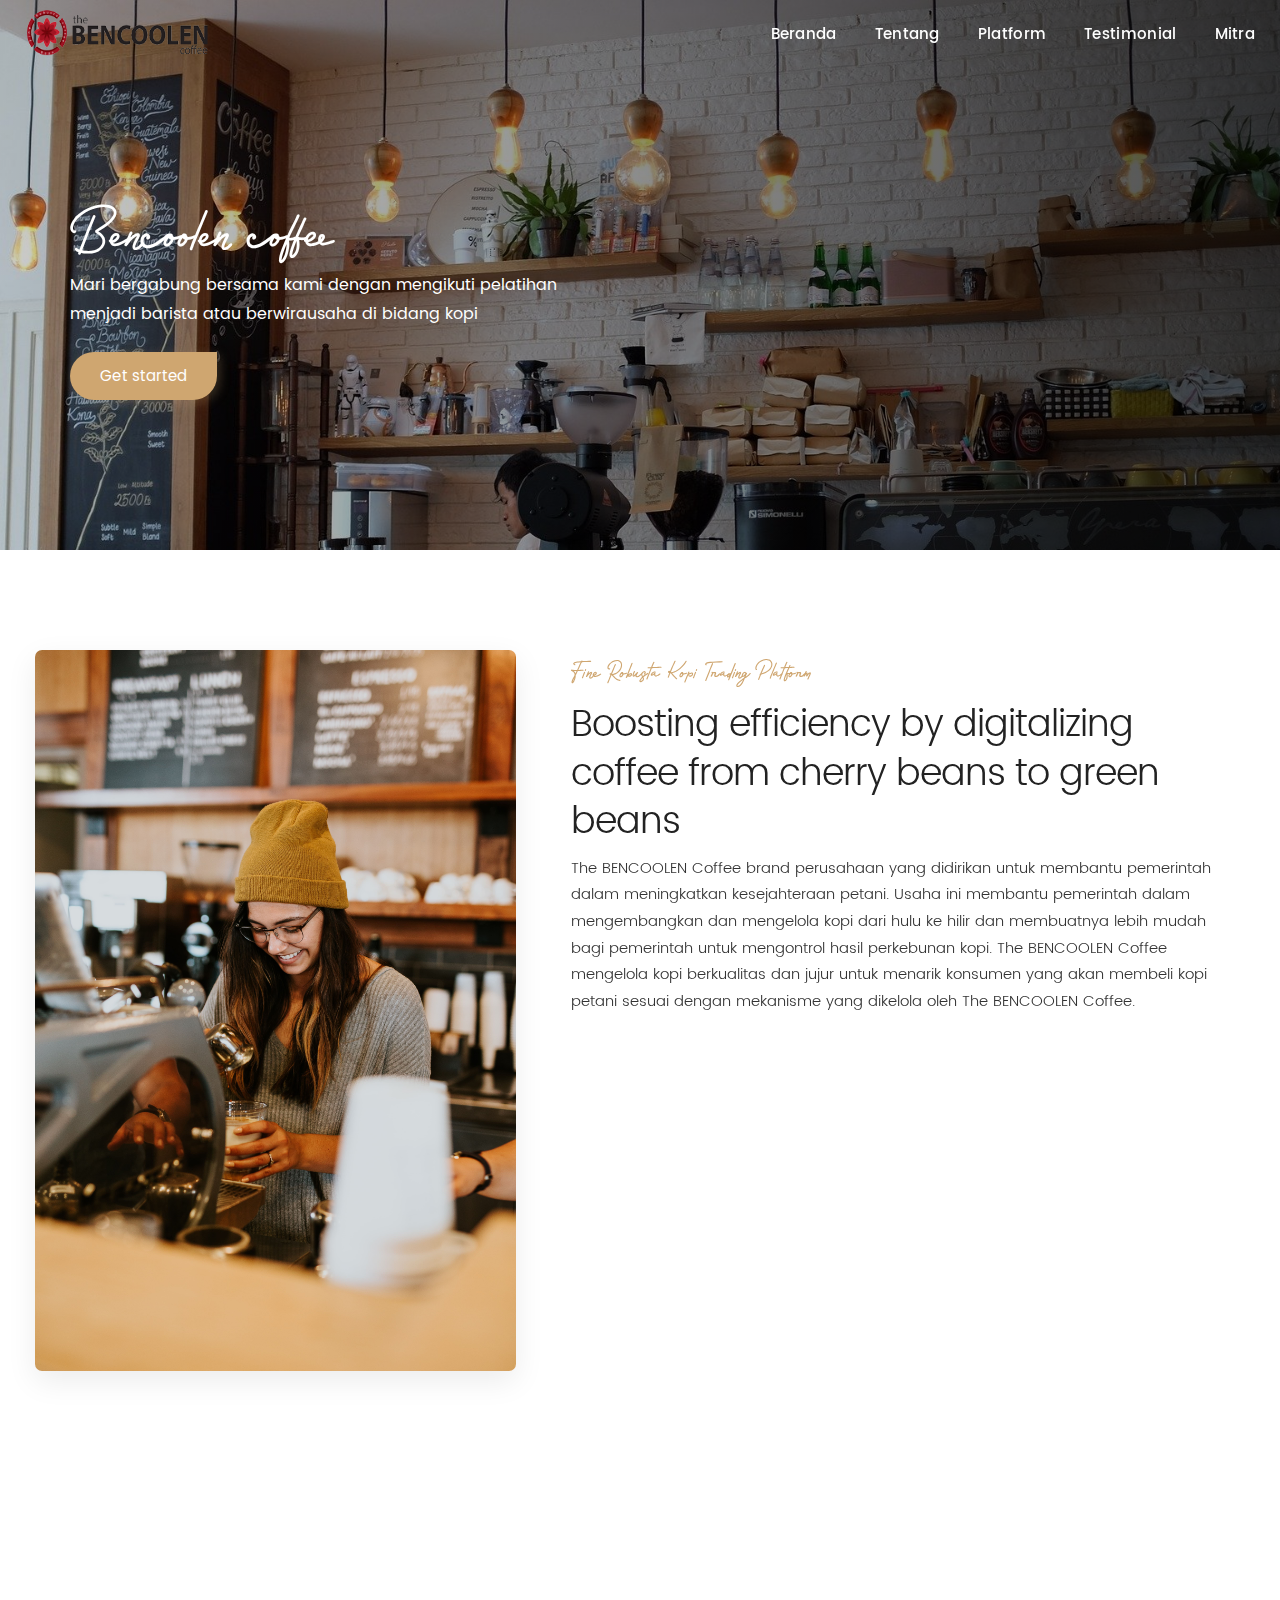
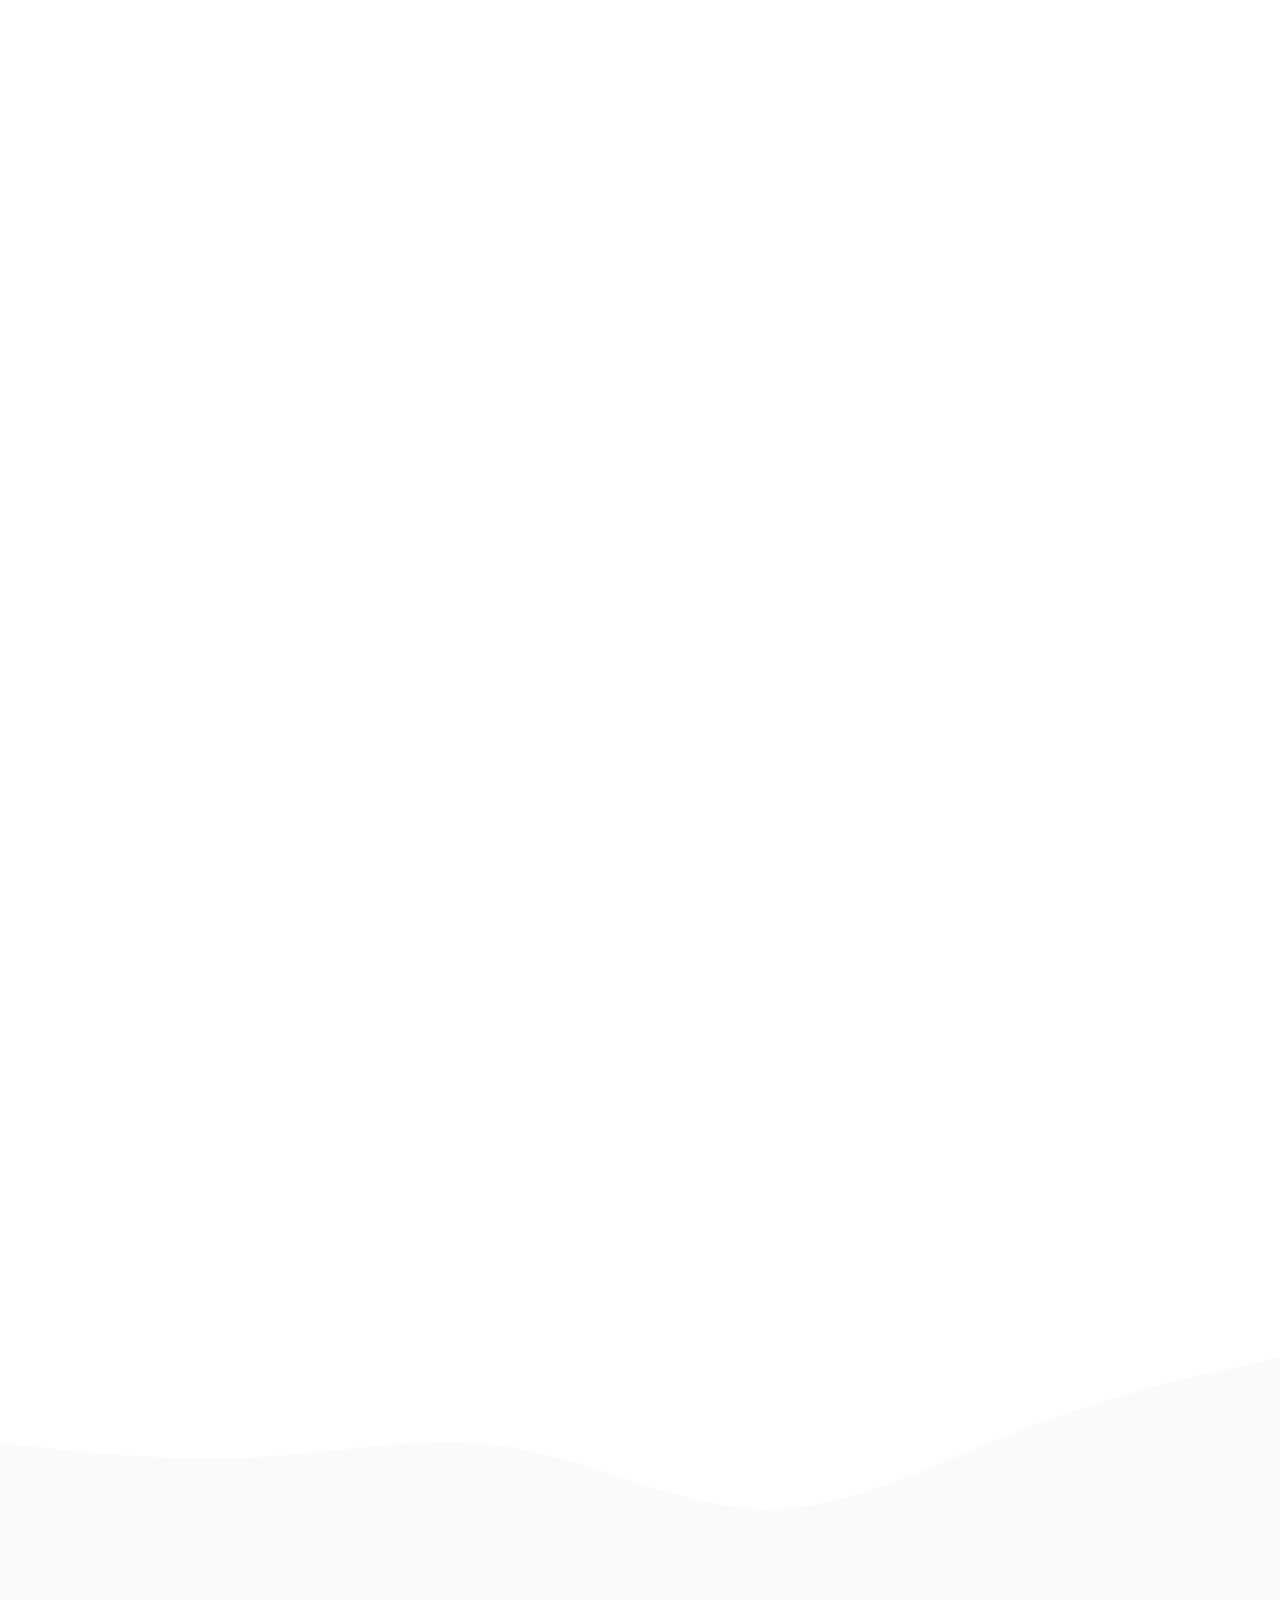
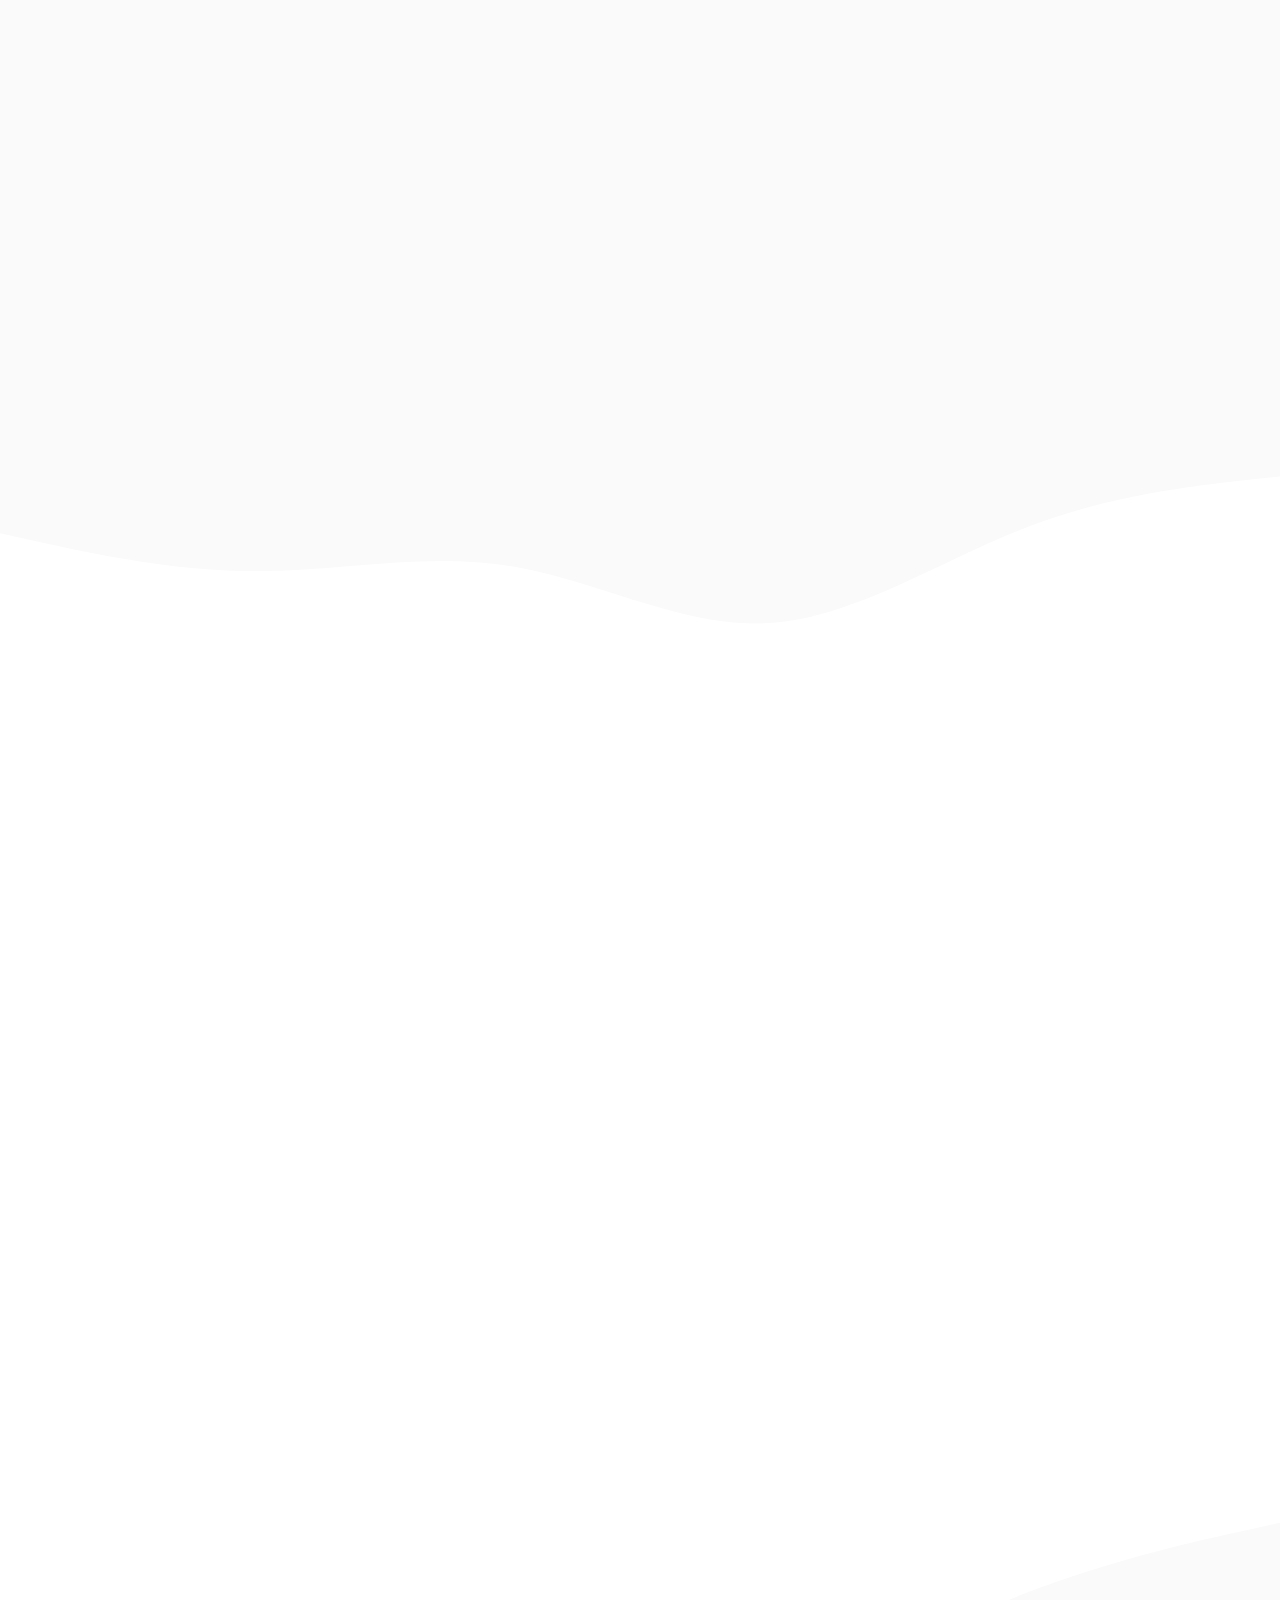
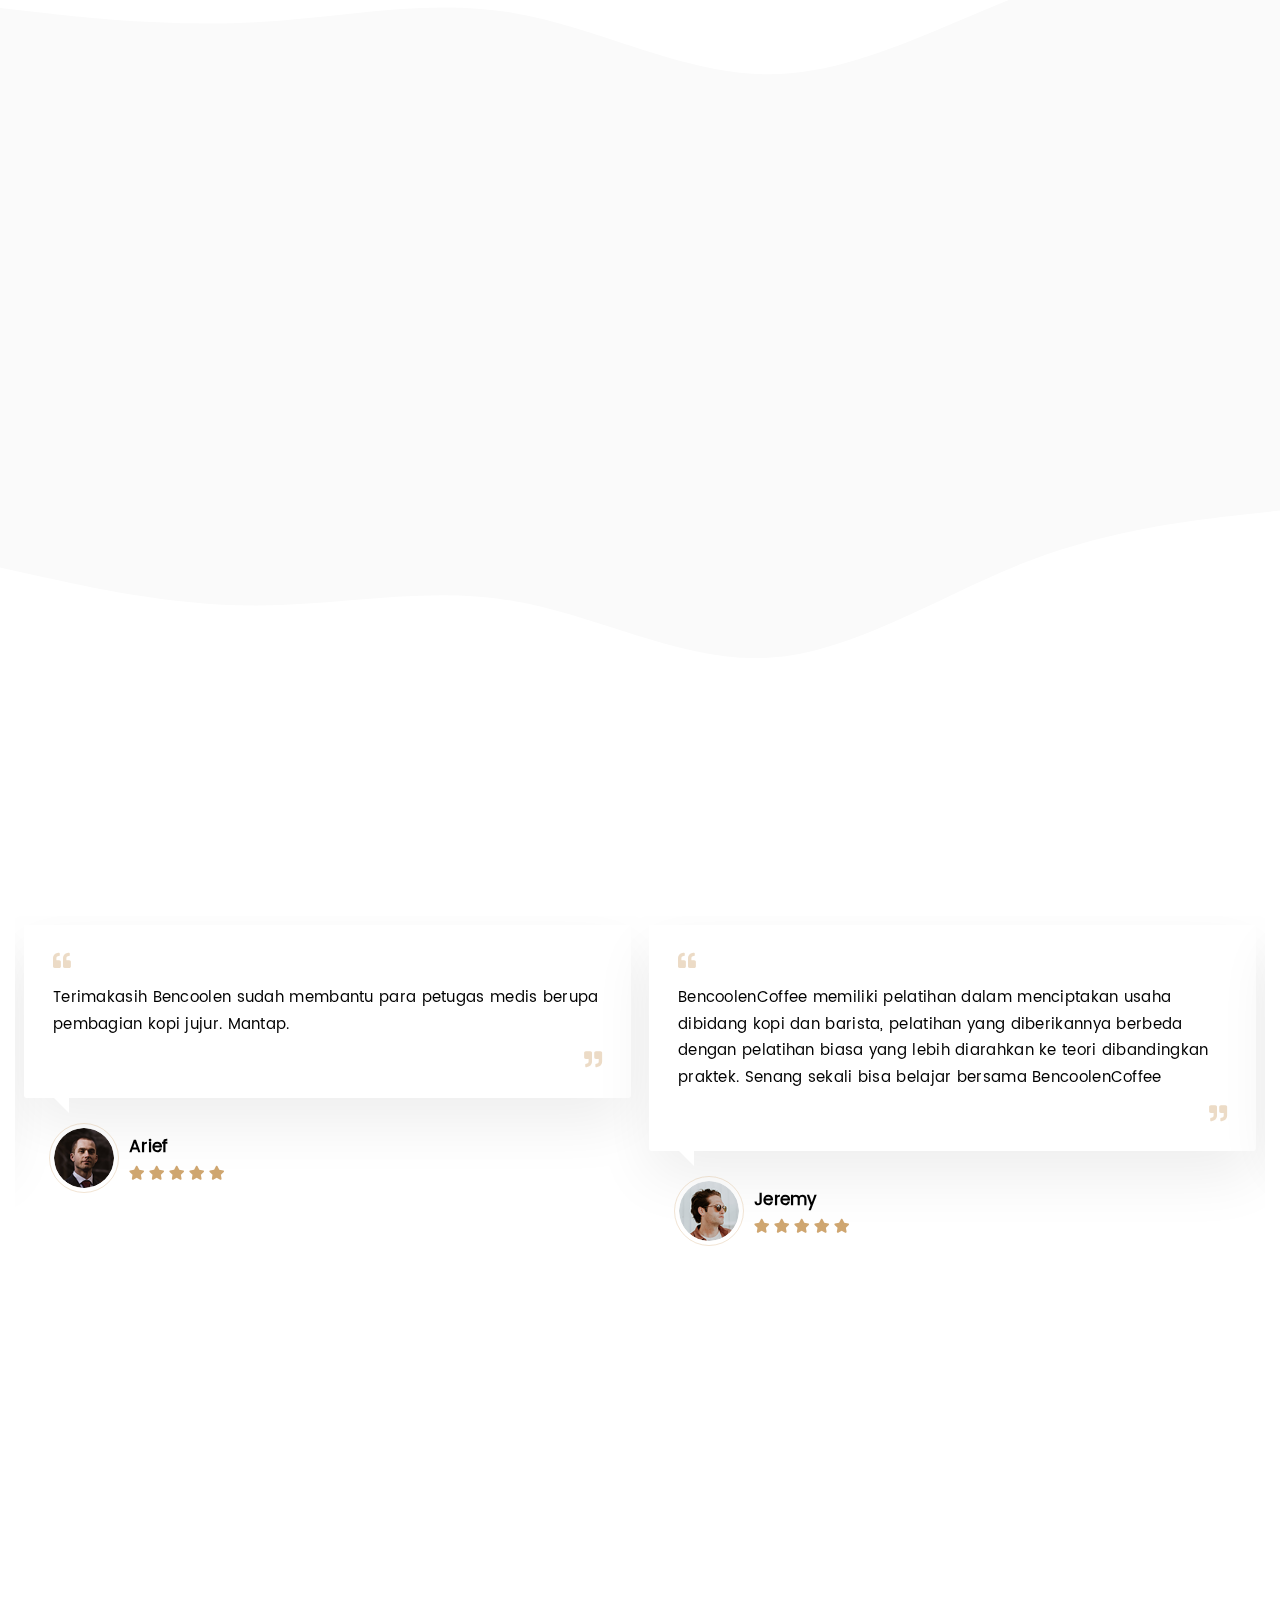
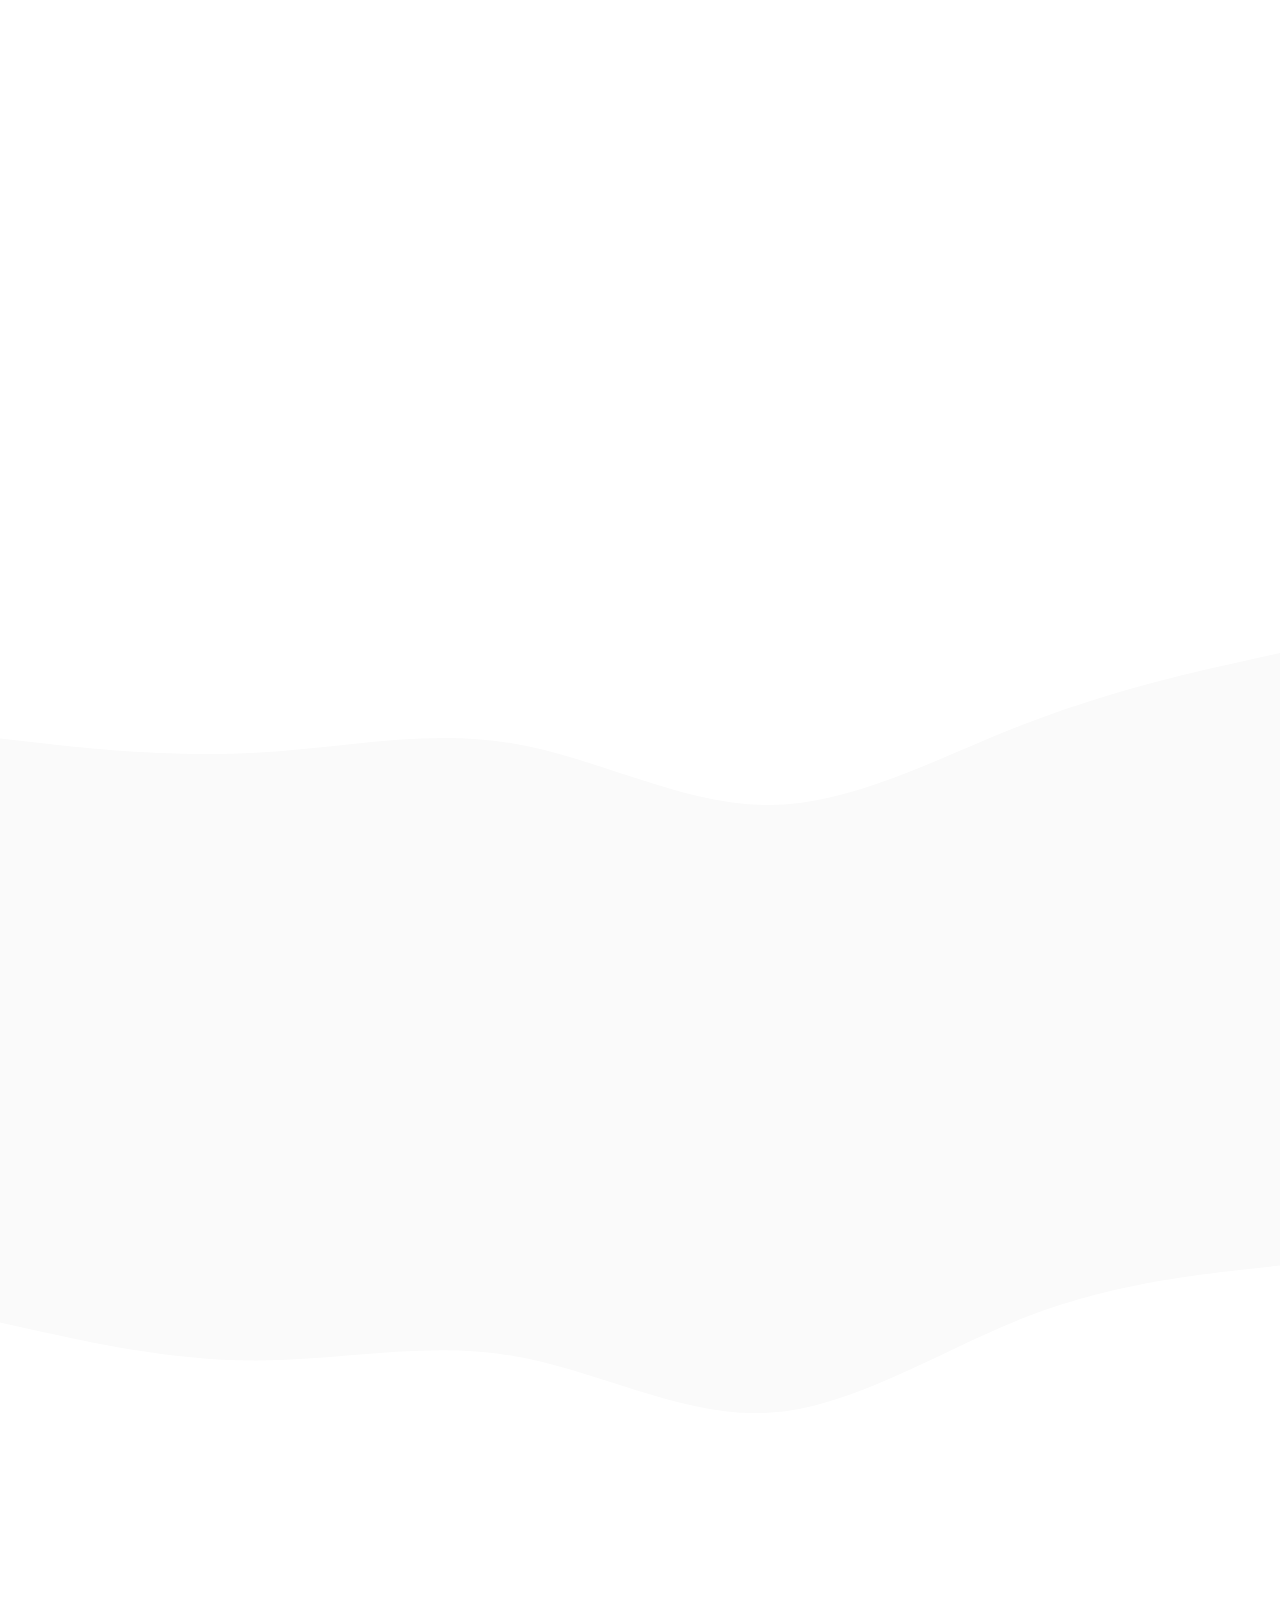
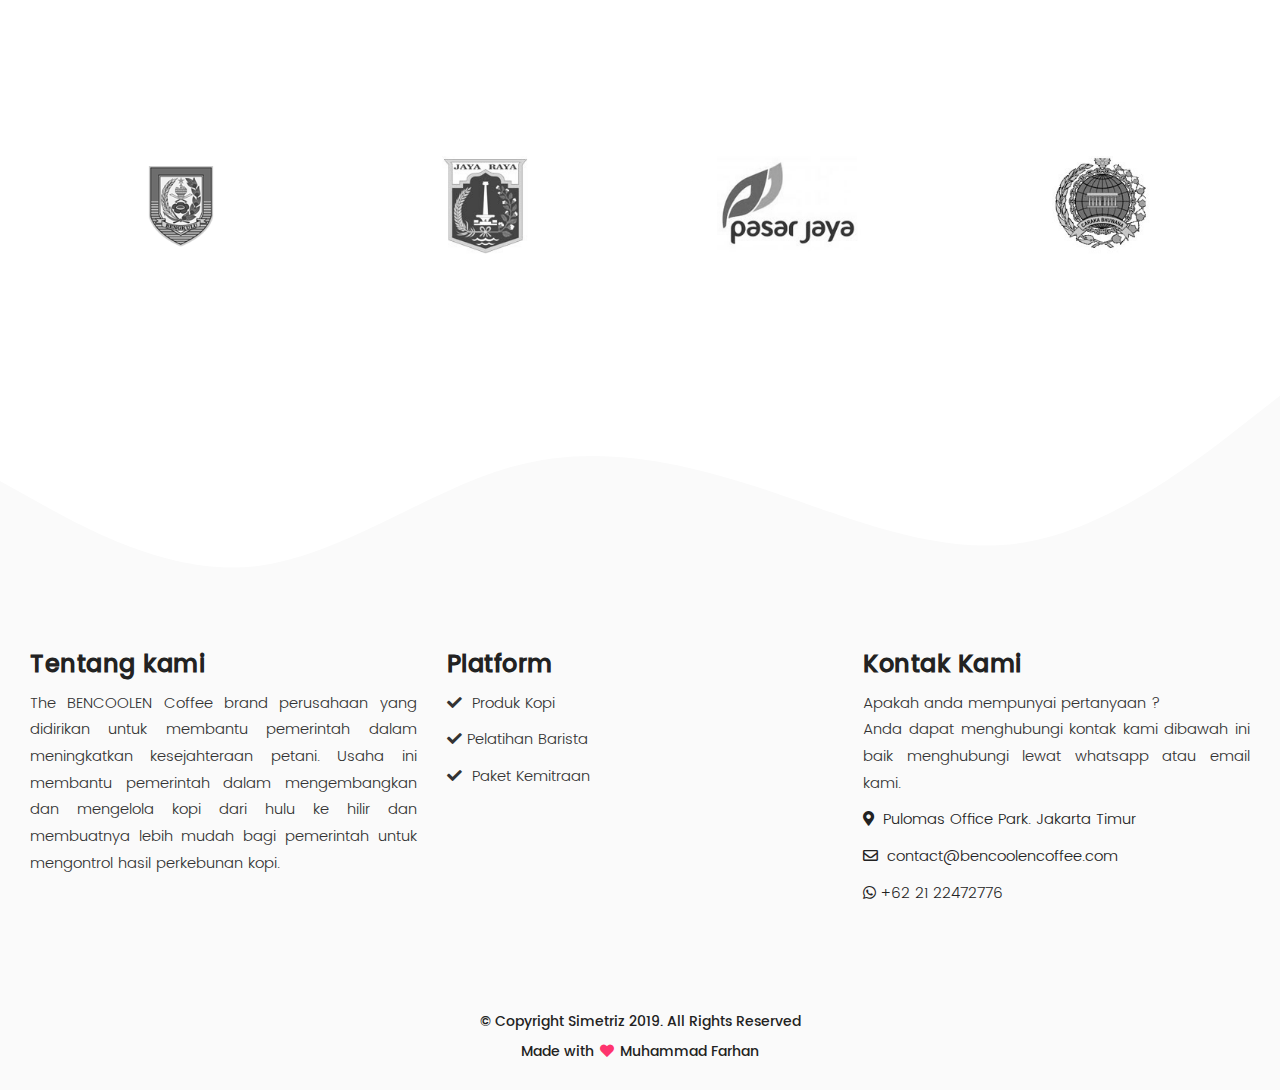
<file: index.html>
<!DOCTYPE html>
<html lang="en">
<head>
	<meta charset="utf-8">
	<meta http-equiv="X-UA-Compatible" content="IE=edge">
	<meta name="viewport" content="width=device-width, initial-scale=1">
	<title> Bencoolen Coffee</title>
	<link rel="icon" href="images/logo1.png">
	<link href="css/bootstrap.min.css" rel="stylesheet">
	<link rel="stylesheet" type="text/css" href="css/style.css">
	<link rel="stylesheet" type="text/css" href="css/aos.min.css">
	<link rel="stylesheet" href="css/media.css">
	<link rel="stylesheet" type="text/css" href="css/slick/slick.css">
	<link rel="stylesheet" type="text/css" href="css/slick/slick-bkk.css">
	<link rel="stylesheet" href="web-fonts-with-css/css/fontawesome-all.min.css">
	<script src="js/jquery.min.js"></script>
	<script src="js/bootstrap.min.js"></script>
	<script src="js/change.js"></script>
	<script src="js/aos.min.js"></script>
	<script type="text/javascript" src="css/slick/slick.min.js"></script>
</head>
<body style="padding-right:0px !important;overflow-x:hidden">
	<script>
		$(function() {
			$("#nav").load("template/nav.html");
			$("#bgimage").load("template/bgimage.html");
			$("#about").load("template/about.html");
			$("#why").load("template/why.html");
			$("#platform").load("template/platform.html");
			$("#works").load("template/works.html");
			$("#event").load("template/event.html");
			$("#total").load("template/total.html");
			$("#testimonial").load("template/testimonial.html");
			$("#blog").load("template/blog.html");
			$("#join").load("template/join.html");
			$("#slide-mitra").load("template/slide-mitra.html");
			$("#footer").load("template/footer.html");
		});
	</script>
	<div id="nav"></div>
	<div id="bgimage"></div>
	<div id="about"></div>
	<div id="why"></div>
	<div id="platform"></div>
	<div id="works"></div>
	<div id="event"></div>
	<div id="total"></div>
	<div id="testimonial"></div>
	<div id="blog"></div>
	<div id="join"></div>
	<div id="slide-mitra"></div>
	<div id="footer"></div>
</body>
</html>
<script src="js/set-aos.js"></script>
</file>
<file: css/style.css>
html {
  scroll-behavior: smooth;
}
/* set-font */
@font-face {
  font-family: 'pop-medium';
  src: url(../font/pop-med.ttf);
}
@font-face {
  font-family: 'pop-regular';
  src: url(../font/pop-reg.ttf);
}
@font-face {
  font-family: 'pop-light';
  src: url(../font/pop-light.ttf);
}
@font-face {
  font-family: 'rosela';
  src: url(../font/rosella.ttf);
}
/* set-font */

/* nav */
.navbar-default {
  background-color: transparent;
  transition:500ms ease;
  padding-top: 5px;
  padding-bottom: 11px;
  border: transparent;
  padding-left: 10px;
  padding-right: 10px;
}
.navbar-default.scrolled .navbar-nav > li > a {
  color: #000;
} 
.navbar-default .navbar-nav > li > a {
  margin-top: 5px;
  color: #fff;
  font-size: 14.9px;
  letter-spacing: 0.3px;
  font-family: pop-medium;
  margin-left: 8px;
  padding-bottom: 12px;
  border-bottom: 2px solid transparent;
}
.navbar-default .navbar-nav > li > a:hover {     
  color: #cfa670;
  -webkit-transition: all 0.3s ease-in-out 0s;
  -moz-transition: all 0.3s ease-in-out 0s;
  transition: all 0.3s ease-in-out 0s;
}
.navbar-default.scrolled .navbar-nav > li > a:hover {
  color: #cfa670;
}
.navbar-brand>img {
  margin-top: -12px;
}
.navbar-default .navbar-toggle {
  margin-top: 13px;
  border-color: transparent;
}

.navbar-default .navbar-toggle:hover {
  background-color: transparent;
}

.navbar-default .navbar-toggle:focus {
  background-color: transparent;
}

.navbar-default .navbar-toggle .icon-bar {
  background-color: #000;
}
.navbar-toggle .icon-bar {
  width: 22px;
  transition: all 0.3s;
}
.navbar-toggle .top-bar {
  transform: rotate(45deg);
  transform-origin: 10% 10%;
}
.navbar-toggle .middle-bar {
  opacity: 0;
}
.navbar-toggle .bottom-bar {
  transform: rotate(-45deg);
  transform-origin: 10% 90%;
}
.navbar-toggle.collapsed .top-bar {
  transform: rotate(0);
}
.navbar-toggle.collapsed .middle-bar {
  opacity: 1;
}
.navbar-toggle.collapsed .bottom-bar {
  transform: rotate(0);
}
.navbar-default.scrolled{
  background-color: #fff;
  box-shadow: 0px 10px 30px rgba(0, 0, 0, 0.05);
}
.navbar-default .navbar-collapse {
  border-color: transparent;
}
/* nav */
/* hero-image */
.bgimage {
  width: 100%;
  height: 550px;
  background:linear-gradient(to right, rgba(0, 0, 0, 0.2), rgba(0, 0, 0, 0.7) ),
  url('../images/bg-hero.jpg');
  background-repeat:  no-repeat;
  background-size: cover;
  background-position: center;
  background-attachment: fixed;
}
.typewrite {
  margin-top: -4px;
  margin-bottom: 2px;
  width: 300px;
}
.definition {
  margin-top: 180px;
}
.title-brand {
  font-family: rosela !important;
  color: #fff;
  font-size: 55px;
}
.bgimage p {
  max-width: 500px;
  line-height: 1.8;
  font-size: 16.3px;
  color: #fff;
  font-family: pop-regular;
}
.backup-btn-get-started {
  margin-top: 22px;
}
.btn-get-started {
  padding: 11.5px 30px;
  height: 50px;
  font-family: pop-regular;
  font-size: 14.9px;
  line-height: 50px;
  border-radius: 50px 0px 50px 50px;
  letter-spacing: 0.3px;
  color: white;
  background-color: #CFA670;
  box-shadow: 3px 3px 11px rgba(207, 166, 112, 0.25);
  border: none;
}
.btn-get-started:hover,.btn-get-started:focus,.btn-get-started:active {
  background-color: #30271C;
  color: #fff;
  transition: all 0.3s ease-in-out;
  box-shadow: 3px 3px 11px rgba(48, 39, 28, 0.25);
  border: none;
  text-decoration: none;
}
@media (max-width: 767px) {
  .bg-hero {
    padding: 0px 15px !important;
  }
}
/* hero-image */
/* tentang kami */
.tentang-kami {
  margin-top: 80px;
  margin-bottom: 50px;
}
.backup-img-company {
  padding: 20px;
  -webkit-background-size: contain;
  background-size: contain;
  background-repeat: no-repeat;
}
.img-company {
  border-radius: 7px;
  -webkit-box-shadow: 0px 10px 30px rgba(0, 0, 0, 0.08);
  box-shadow: 0px 10px 30px rgba(0, 0, 0, 0.08);
}
.backup-title-about {
  padding-left: 20px;
  padding-right: 20px; 
  margin-top: 25px;
}
.title-about {
  color: #CFA670 !important;
  letter-spacing: 0.4px;
  font-family: rosela;
  font-size: 22px;
}
.title-about img  {
  margin-top: 4px;
  margin-left: -17px;
}
.word-about {
  color: #222222;
  font-size: 37px;
  line-height: 1.3em;
  margin-top: 15px;
  margin-bottom: 10px;
  letter-spacing: -1px;
  font-family: pop-light;
}
.isi-content-layanan {
  color:#333333 !important;
  font-size: 14.8px !important;
  margin-top: 10px;
  font-family: pop-light;
  line-height: 1.8;
}
/* tentang kami */

.backup-title-layanan {
  margin-top: 50px;
}
.fsz-cs {
  margin-top: 8px;
  font-size: 32px;
}
.mini-word {
  font-size: 35px;
}
.card-services {
  padding: 0px;
  margin-top: 40px;
}
.l-services {
  margin-bottom: 20px;
}
.grid-layanan {
  background-color: #fff;
  padding:25px 5%;
  margin-bottom: 9px;
  display: flex;
  border-radius: 0px;
  -webkit-box-shadow: 0 0px 40px rgba(150,150,150,0.25);
  box-shadow: 0 0px 40px rgba(150,150,150,0.25);
  height: 220px;
  overflow-y: auto;
}
.title-service {
  padding: 20px;
  margin-top: 10px;
}
.backup-content-layanan {
  padding: 12px 18px;
}
.big-title-layanan {
  letter-spacing: 0.2px;
  color:#222222 !important;
  font-family:pop-medium;
  font-size: 21px;
}
.isi-content-choose {
  color:#999999 !important;
  font-size: 15px !important;
  margin-top: 10px;
  font-family: pop-regular;
  line-height: 1.8;
}
/* layanan */

/* platform */
.platform {
  margin-top: 65px;
}
.card-platform {
  margin:20px 0px; 
  margin-top: 35px;
}
.img-platform {
  border-radius: 3px;
}
.name-platform {
  font-family: pop-medium;
  letter-spacing: 1.5px;
  font-size: 16.5px;
  color: #CFA670;
}
.capt-platform {
  margin-top: 23px;
  color: #333 !important;
}
.read-more {
  padding: 10.5px 21px;
  height: 50px;
  font-family: pop-regular;
  line-height: 50px;
  border-radius: 3px;
  letter-spacing: 0.3px;
  color: white;
  background-color: #CFA670;
  box-shadow: 3px 3px 11px rgba(207, 166, 112, 0.25);
  border: none;
}
.read-more:hover,.read-more:focus,.read-more:active {
  background-color: #30271C;
  color: #fff;
  transition: all 0.3s ease-in-out;
  box-shadow: 3px 3px 11px rgba(48, 39, 28, 0.25);
  border: none;
  border-radius: 50px 0px 50px 50px;
  text-decoration: none;
}
/* platform */

/* works */
.works {
  background-color: #fafafa;
  padding-bottom: 20px;
  margin-top: -3px;
}
.custom-mt-join {
  margin-top: -2px !important;
}
.card-works {
  margin-top: 33px;
}
.mt-works {
  padding-top: 12px;
}
/* works */

/* section works */
.backup-card-port {
  margin-bottom: 25px;
  padding: 4px;
}
.portfolio {
  position: relative;
  overflow: hidden;
  /*  margin: 8px; */
}

.portfolio .portfolio-overlay {
  background: rgba(0,0,0,0.5);
  position: absolute;
  /*    border-radius: 6px; */
  height: 100%;
  width: 100%;
  left: 0;
  top: 0;
  bottom: 0;
  right: 0;
  opacity: 0;
  -webkit-transition: all 0.4s ease-in-out 0s;
  -moz-transition: all 0.4s ease-in-out 0s;
  transition: all 0.4s ease-in-out 0s;
}

.portfolio:hover .portfolio-overlay{
  opacity: 1;
}

.portfolio-image{
  /*    border-radius: 6px; */
  width: 100%;
  height: 250px;
  object-fit: cover;
}

.portfolio-details {
  position: absolute;
  text-align: center;
  padding-left: 1em;
  padding-right: 1em;
  width: 100%;
  top: 50%;
  left: 50%;
  opacity: 0;
  -webkit-transform: translate(-50%, -50%);
  -moz-transform: translate(-50%, -50%);
  transform: translate(-50%, -50%);
  -webkit-transition: all 0.3s ease-in-out 0s;
  -moz-transition: all 0.3s ease-in-out 0s;
  transition: all 0.3s ease-in-out 0s;
}

.portfolio:hover .portfolio-details{
  top: 50%;
  left: 50%;
  opacity: 1;
}
.portfolio-text a {
  margin: 0px 7px;
}
.portfolio-details h3{
  color: #fff;
  font-weight: 500;
  margin-bottom: 0.5em;
  font-family: pop-medium;
  letter-spacing: 0.4px;
  line-height: 1.3em;
  font-size: 21.4px;
}
.portfolio-details p {
  margin-top: 6px;
  font-family: pop-light;
  color: #fff;
  letter-spacing: 0.3px;
}
.portfolio-details a {
  color: #fff;
}
.portfolio-details a:hover,.portfolio-details a:focus,.portfolio-details a:active {
  color: #f9b851;
  transition: all 0.3s ease-in-out;
  text-decoration:none;
}
.fadeIn-bottom{
  top: 80%;
}

/* section works */

/* section total */
.total-hitung {
  color: #CFA670;
  font-size:38px;
  font-family: pop-medium;
  font-weight: 600;
  letter-spacing: 0.3px;
}
.mt-total-25 {
  font-size: 25px !important;
}
.sec-hitung-total {
  color: #cfa670;
  font-size: 19px;
  font-family: pop-light;
}
/* section total */

/* slide-testimonial */
.slide-testi {
  margin-top: -70px;
  padding: 0;
  padding-bottom: 30px;
}
.cs-testi-mb {
  margin-bottom: 30px;
}
.sub-slide-testi {
  margin-top: 10px;
  margin-bottom: 30px;
}
.backup-testimonial-card {
  padding: 9px;
}
.icon-lets-join {
  margin-top: -5px;
  color: rgba(207, 166, 112, 0.4);
  font-size:  18px;
}
.cs-lets-join {
  margin-top: 10px;
  margin-bottom: -5px;
  text-align: right;
}
.testimonial-card {
  padding: 29px;
  position: relative;
  background: #fff;
  webkit-border-radius: 3px;
  -moz-border-radius: 3px;
  border-radius: 3px;
  box-shadow: 0 25px 60px rgba(0, 0, 0, 0.07);
  /*     box-shadow: 0px 3px 17px rgba(115, 128, 157, 0.2); */
}
.testimonial-card:after {
  content: "";
  position: absolute;
  z-index: 9;
  bottom: -15px;
  left: 5%;
  height: 0;
  width: 0;
  border-top: 15px solid #fff;
  border-left: 15px solid transparent;
}
.content-testimonial {
  font-size: 14.8px;
  line-height: 1.8;
  letter-spacing:0.3px;
  color: #000;
  font-family: pop-regular;
}
.testi-person {
  padding: 25px 0 0 25px;
  position: relative;
}
.testi-person > img {
  float: left;
  margin: 0 10px 0 0;
  border-radius: 50%;
  width: 70px;
  height: 70px;
  border:solid 1.2px rgba(207, 166, 112, 0.3) /* #cfa670 */ ;
  padding:4px;
  object-fit: cover;
}
.testi-person-detail {
  padding: 15px 0 12px 0;
}
.person-name {
  margin: 0;
  font-family: pop-regular;
  font-size: 17px;
  font-weight: 600;
  color: #000;
  letter-spacing: 0.3px;
}
.person-star {
  margin-top: 6px;
  color: #cfa670;
}
/* slide-testimonial */

/* section blog */
.breadcrumb {
  padding:0px;
  margin-bottom: 10px;
  background-color: transparent !important;
  font-family: pop-regular;
}
.breadcrumb>li+li:before  {
  color:#8d97ad;
}
.list {
  color: #8d97ad;
  font-size: 13px;
  letter-spacing: 0.2px;
}
.list:hover , .list:focus , .list:active {
  color: #cfa670;
  text-decoration: none;
  transition: all 0.4s ease-in-out;
}
.cs-mt-blog {
  margin-top: 10px !important;
}
.cs-title-blog {
  margin-top: 15px;
  letter-spacing: 0.4px;  
}
.img-blog {
  border-radius: 3px;
  height: 220px;
  object-fit: cover;
}
/* section blog */

/* join-us */
.word-join {
  padding: 2px 55px 14px;
  text-align: center;
  color: #293b5f !important;
  font-family: pop-regular;
  margin: 0px 25px;
  font-size: 20px;
  letter-spacing: 0.4px;
  line-height: 1.6;
}
.cs-btn-join {
  padding: 12.5px 33px;
  font-size: 15.3px;
  letter-spacing: 0.3px;
}
/* join-us */

/* slide-mitra-logo */
.quote-mitra {
  margin-top: 12px;
  color: #8d97ad !important;
  font-family: pop-regular;
  letter-spacing: 0.3px;
  font-size: 15px;
}
.slide-mitra-logo {
    margin-top: -60px;
    /*     margin-bottom: 120px; */
}
.img-slide-mitra {
    padding: 15px;
}
.img-slide-mitra img {
    filter: grayscale(100%);
    padding: 56px;
}
.img-slide-mitra img:hover {
    filter: grayscale(0%);
    transition: all 0.2s ease-in-out;
}
/* slide-mitra-logo */

/* footer section */

.mt-cs-wave-footer {
  margin-top: 14.5px;
}
.footer {
  margin-top: -10px;
  background-color: #FAFAFA;
}
.title-footer {
  margin-top: 39px;
  color: #222222 !important;
  font-family: pop-medium;
  font-weight: 600;
  letter-spacing: 0.5px;
}
.cs-sub-footer {
  margin-top: 12px;
  text-align: justify;
}
.cs-list-footer li {
  list-style: none;
  margin-bottom: 10px;
  font-family: pop-light;
}
.cs-list-footer li:hover {
  color: #222222 !important;
  transition: all 0.2s ease-in-out;
} 
.main-flex span {
  margin-left: 3.5px;
}
.main-flex a {
  color: #222222 !important;
}
.main-flex a:hover, .main-flex a:focus, .main-flex a:active {
  text-decoration: none;
  color: #cfa670 !important;
}
.backup-last-copyright {
  padding-bottom: 18px;
}
.last-copyright:first-child {
  margin-top: 95px;
}
.last-copyright {
  font-family: pop-medium;
  color: #222222 !important;
}
.last-copyright i {
  margin: 0px 6px;
  color: #fe346e;
}
/* footer section */

/* setting scroll */
#style-1::-webkit-scrollbar-track
{
  -webkit-box-shadow: inset 0 0 6px rgba(0,0,0,0.06);
  border-radius: 0px;
  background-color: #fafafa;
}

#style-1::-webkit-scrollbar
{
  width: 5px;
  background-color: #fafafa;
}

#style-1::-webkit-scrollbar-thumb
{
  border-radius: 0px;
  -webkit-box-shadow: 0 25px 70px rgba(0, 0, 0, 0.07);
  background-color: rgba(207, 166, 112, 0.8);
}
/* setting scroll */
</file>
<file: css/media.css>
@media (max-width: 767px) {
  /* nav */
  .navbar-default {
    background-color: #fff;
    box-shadow: 0px 10px 30px rgba(0, 0, 0, 0.05);
  }
  .navbar-default .navbar-nav > li > a  {
    color: rgb(102, 102, 102) !important;
  }
  .navbar-default .navbar-nav > li > a:hover,
  .navbar-default .navbar-nav > li > a:focus,
  .navbar-default .navbar-nav > li > a:hover{
    color:#cfa670 !important;
    transition: all 0.2s ease-in-out;
    border-bottom:2px solid transparent !important;
  }
  .navbar-default {
    padding-top: 5px;
    padding-bottom: 12px;
  }
  .navbar-default.scrolled .navbar-toggle .icon-bar {
    background-color: #000;
  }
  .navbar-default .navbar-toggle .icon-bar {
    background-color: #000;
  }
  .menu-s {
    padding: 0px;
  }
  /* nav */

  /* bgimage */
  .definition {
    padding: 5px 20px;
  }
  .img-company {
    width: 100%;
    height: 250px;
    object-fit: cover;
  }
  .word-about {
    font-size: 26px;
  }
  .backup-title-about {
    padding-right: 15px;
    padding-left: 15px;
  }
  .xs-word-set {
    letter-spacing: 0.4px;
  }
  /* bgimage */

  /* layanan */
  .grid-layanan {
    display: block;
    padding: 13px 3%; 
    height: auto;
  }
  .title-service {
    padding: 7px;
    text-align: center;
  }
  .big-title-layanan {
    text-align: center;
  }
  .isi-content-choose {
    text-align: center;
  }
  /* layanan */

  /* platform */
  .card-platform {
    margin-bottom: 60px;
  }
  .capt-platform {
    text-align: justify !important;
  }
  /*   .mt-xs-platform {
    margin-top: 8px !important;
    } */
    .tc-xs {
      text-align: center !important; 
    }
    /* platform */
    
    /* total */
    .mt-total-25 {
      font-size: 21px !important;
    }
    /* total */

    /* blog */
    .no-mt-blog {
      margin-top: 3px !important;
    }
    .img-blog {
      height: auto;
      width: 100%;
    }
    /* blog */

    /* join */

    /* section-join */
    .custom-mt-join {
      margin-top:16.5px !important;
    }
    .word-join {
      padding: 0px;
      font-size: 16px;
      margin: 0;
      margin-top: 10px;
      letter-spacing: 0.3px;
    }
    .cs-btn-join {
      padding: 10.5px 27px;
      font-size: 14.50px;
    }
    /* join */

    /* slide-mitra */
    .img-slide-mitra img {
      padding: 0px;
    }
    /* slide-mitra */
  }
  @media (max-width: 769px) {
   .img-slide-mitra img {
    padding: 15px;
  }
  .mt-total-25 {
    font-size: 21px !important;
  }  
  .total-hitung {
    font-size: 30px !important;
  }
}
</file>
